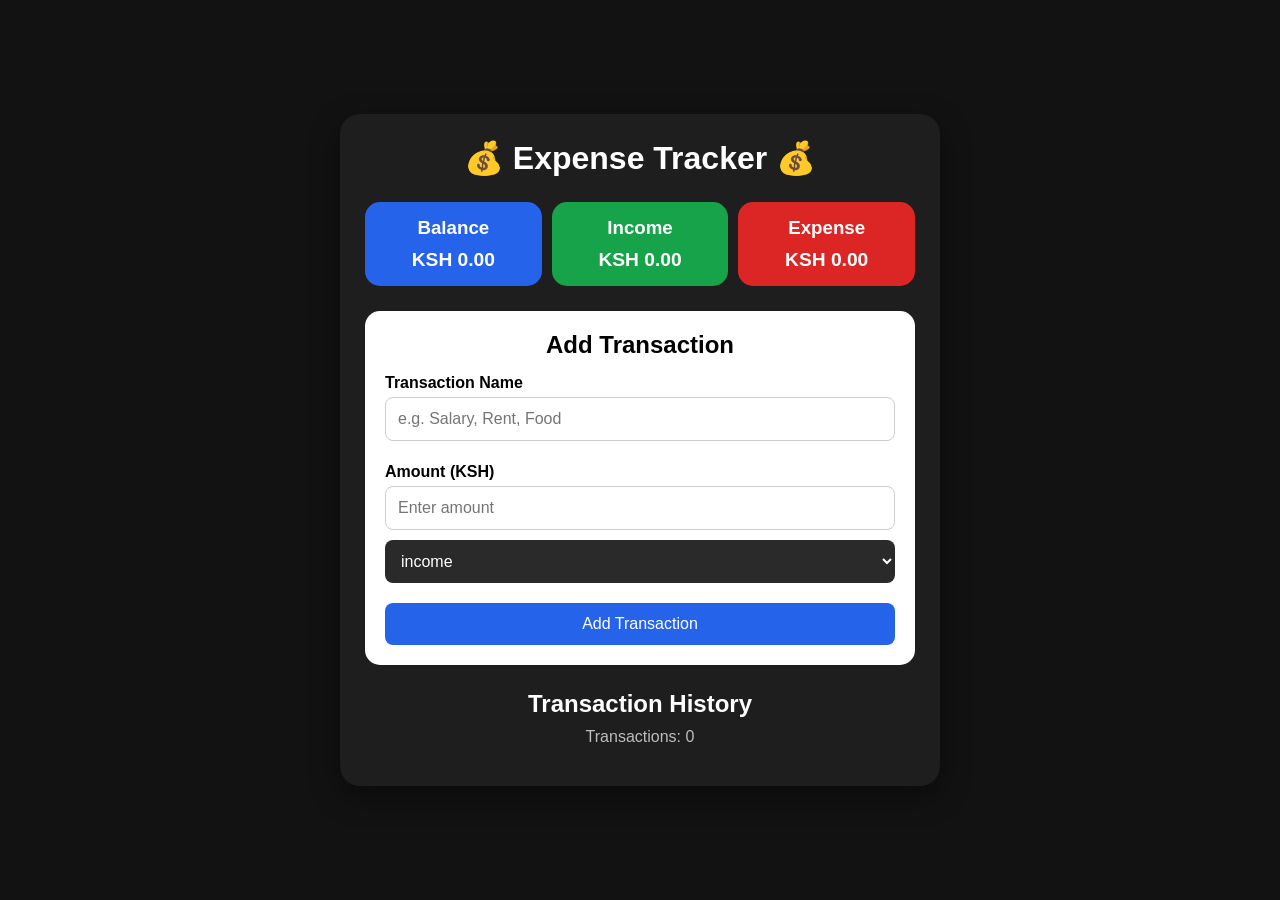
<file: expense rack/index.html>
<!doctype html>
<html lang="en">
  <head>
    <meta charset="UTF-8" />
    <meta name="viewport" content="width=device-width, initial-scale=1.0" />
    <title>Expense Tracker</title>
    <link rel="stylesheet" href="style.css" />
  </head>
  <body>
    <div class="container">
      <h1>💰 Expense Tracker 💰</h1>

      <div class="summary">
        <div class="balance-box">
          <h3>Balance</h3>
          <p id="balance">KSH 0.00</p>
        </div>

        <div class="income-box">
          <h3>Income</h3>
          <p id="income">KSH 0.00</p>
        </div>

        <div class="expense-box">
          <h3>Expense</h3>
          <p id="expense">KSH 0.00</p>
        </div>
      </div>

      <form id="transaction-form">
        <h2>Add Transaction</h2>

        <label for="transaction-name">Transaction Name</label>
        <input
          type="text"
          id="name-input-box"
          placeholder="e.g. Salary, Rent, Food"
          required
        />

        <label for="amount">Amount (KSH)</label>
        <input
          type="number"
          id="amount-input-box"
          placeholder="Enter amount"
          required
        />
        <select id="type">
          <option value="income" id="income-opt">income</option>
          <option value="expense" id="expense-opt">expense</option>
        </select>

        <button id="add-btn" type="submit">Add Transaction</button>
      </form>

      <div class="history">
        <h2>Transaction History</h2>

        <p id="transaction-count">Transactions: 0</p>

        <ol id="transaction-list"></ol>
      </div>
    </div>

    <script src="app.js"></script>
  </body>
</html>
</file>
<file: expense rack/style.css>
* {
  margin: 0;
  padding: 0;
  box-sizing: border-box;
}

body {
  font-family: Arial, sans-serif;
  background: #121212;
  min-height: 100vh;
  display: flex;
  justify-content: center;
  align-items: center;
  padding: 20px;
}

.container {
  width: 100%;
  max-width: 600px;
  background: #1e1e1e;
  padding: 25px;
  border-radius: 20px;
  box-shadow: 0 10px 30px rgba(0, 0, 0, 0.4);
}

h1 {
  text-align: center;
  color: white;
  margin-bottom: 25px;
}

/* ===== SUMMARY BOXES ===== */
.summary {
  display: flex;
  justify-content: space-between;
  gap: 10px;
  margin-bottom: 25px;
}

.summary > div {
  flex: 1;
  padding: 15px;
  border-radius: 15px;
  text-align: center;
  color: white;
}

/* match your HTML classes */
.balance-box {
  background: #2563eb;
}

.income-box {
  background: #16a34a;
}

.expense-box {
  background: #dc2626;
}

.summary h3 {
  margin-bottom: 10px;
}

.summary p {
  font-size: 1.2rem;
  font-weight: bold;
}

/* ===== FORM ===== */
form {
  background: white;
  padding: 20px;
  border-radius: 15px;
}

form h2 {
  text-align: center;
  margin-bottom: 15px;
}

label {
  display: block;
  margin-top: 12px;
  margin-bottom: 5px;
  font-weight: bold;
}

input,
select {
  width: 100%;
  padding: 12px;
  border: 1px solid #ccc;
  border-radius: 8px;
  font-size: 16px;
  margin-bottom: 10px;
}

input:focus,
select:focus {
  outline: none;
  border: 2px solid #2563eb;
}

/* optional select styling */
select {
  background: #2a2a2a;
  color: white;
  border: none;
}

/* keep dropdown readable */
option {
  background: white;
  color: black;
}

/* ===== BUTTON ===== */
button {
  width: 100%;
  margin-top: 10px;
  padding: 12px;
  border: none;
  border-radius: 8px;
  background: #2563eb;
  color: white;
  font-size: 16px;
  cursor: pointer;
  transition: 0.3s;
}

button:hover {
  background: #1d4ed8;
}

/* ===== HISTORY ===== */
.history {
  margin-top: 25px;
}

.history h2 {
  color: white;
  text-align: center;
  margin-bottom: 10px;
}

#transaction-count {
  text-align: center;
  color: #bdbdbd;
  margin-bottom: 15px;
}

#transaction-list {
  list-style: none;
  padding: 0;
}

#transaction-list li {
  background: #2a2a2a;
  color: white;
  margin-bottom: 10px;
  padding: 12px;
  border-radius: 8px;
  display: flex;
  justify-content: space-between;
  font-weight: bold;
}

/* ===== MOBILE ===== */
@media (max-width: 600px) {
  .summary {
    flex-direction: column;
  }
}
</file>
